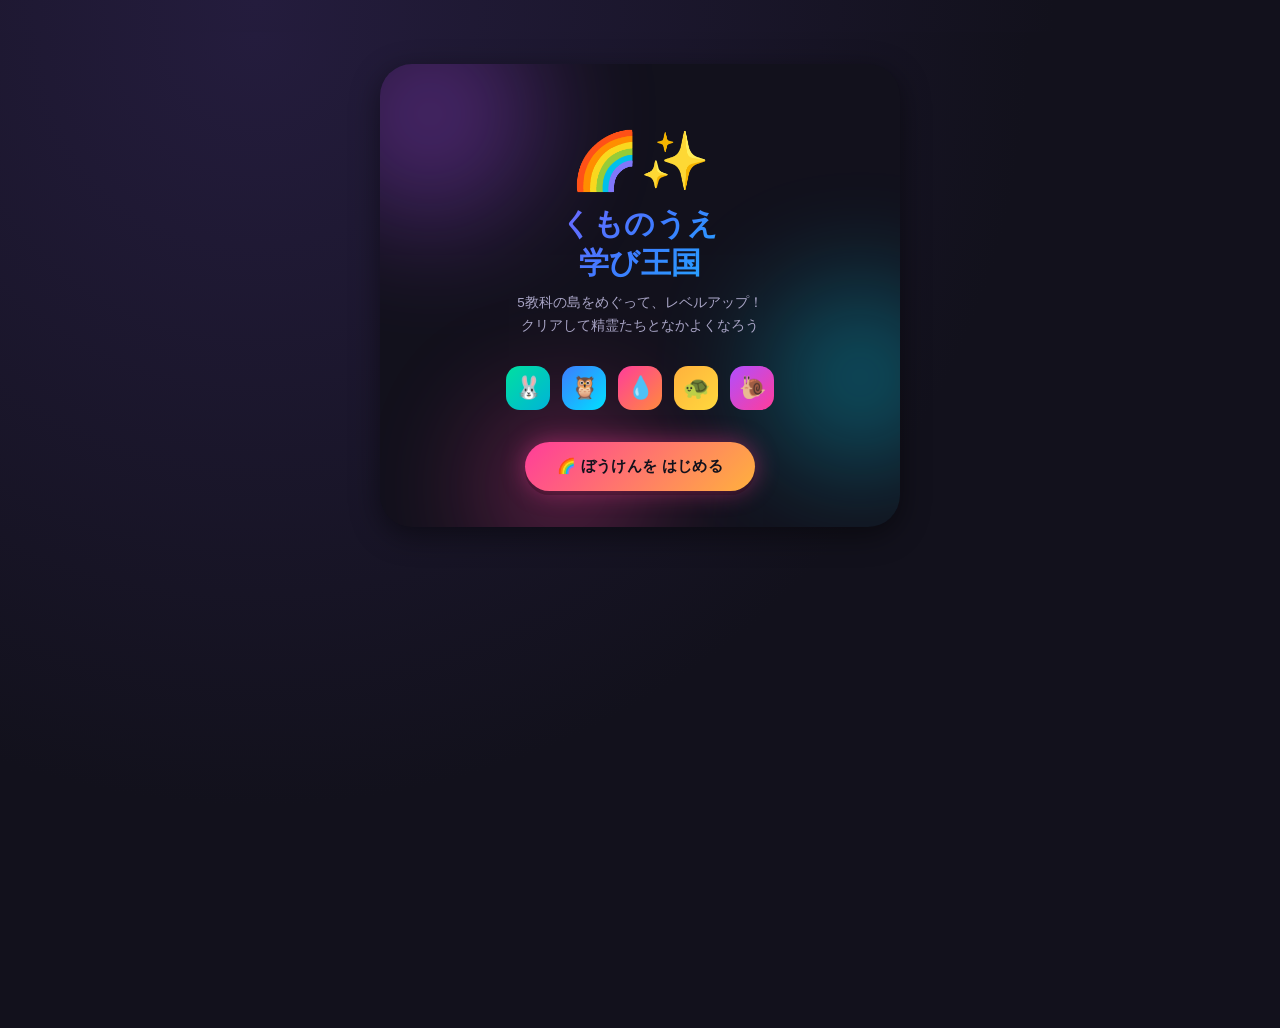
<file: index.html>
<!DOCTYPE html>
<html lang="ja">
<head>
<meta charset="UTF-8" />
<meta name="viewport" content="width=device-width, initial-scale=1.0, maximum-scale=1.0, user-scalable=no, viewport-fit=cover" />
<title>くものうえ 学び王国</title>
<meta name="description" content="中学1年の5教科をレベル制で学べる、ネオンでポップなクエストアプリ" />

<link rel="manifest" href="manifest.json" />
<meta name="theme-color" content="#12111C" />
<meta name="apple-mobile-web-app-capable" content="yes" />
<meta name="apple-mobile-web-app-status-bar-style" content="black-translucent" />
<meta name="apple-mobile-web-app-title" content="学び王国" />
<link rel="apple-touch-icon" href="icons/icon-192.png" />

<link rel="stylesheet" href="css/style.css" />
</head>
<body>
<div id="root">
  <div style="text-align:center;padding:80px 20px;color:#A8A4C5;font-family:sans-serif;">
    読み込み中…
  </div>
</div>

<script src="js/sound.js"></script>

<script src="js/data-math.js"></script>
<script src="js/data-english.js"></script>
<script src="js/data-japanese.js"></script>
<script src="js/data-social.js"></script>
<script src="js/data-science.js"></script>

<script src="js/app.js"></script>

<script>
  if ("serviceWorker" in navigator) {
    window.addEventListener("load", function () {
      navigator.serviceWorker.register("sw.js").catch(function (err) {
        console.warn("Service Workerの登録に失敗しました:", err);
      });
    });
  }
</script>
</body>
</html>
</file>
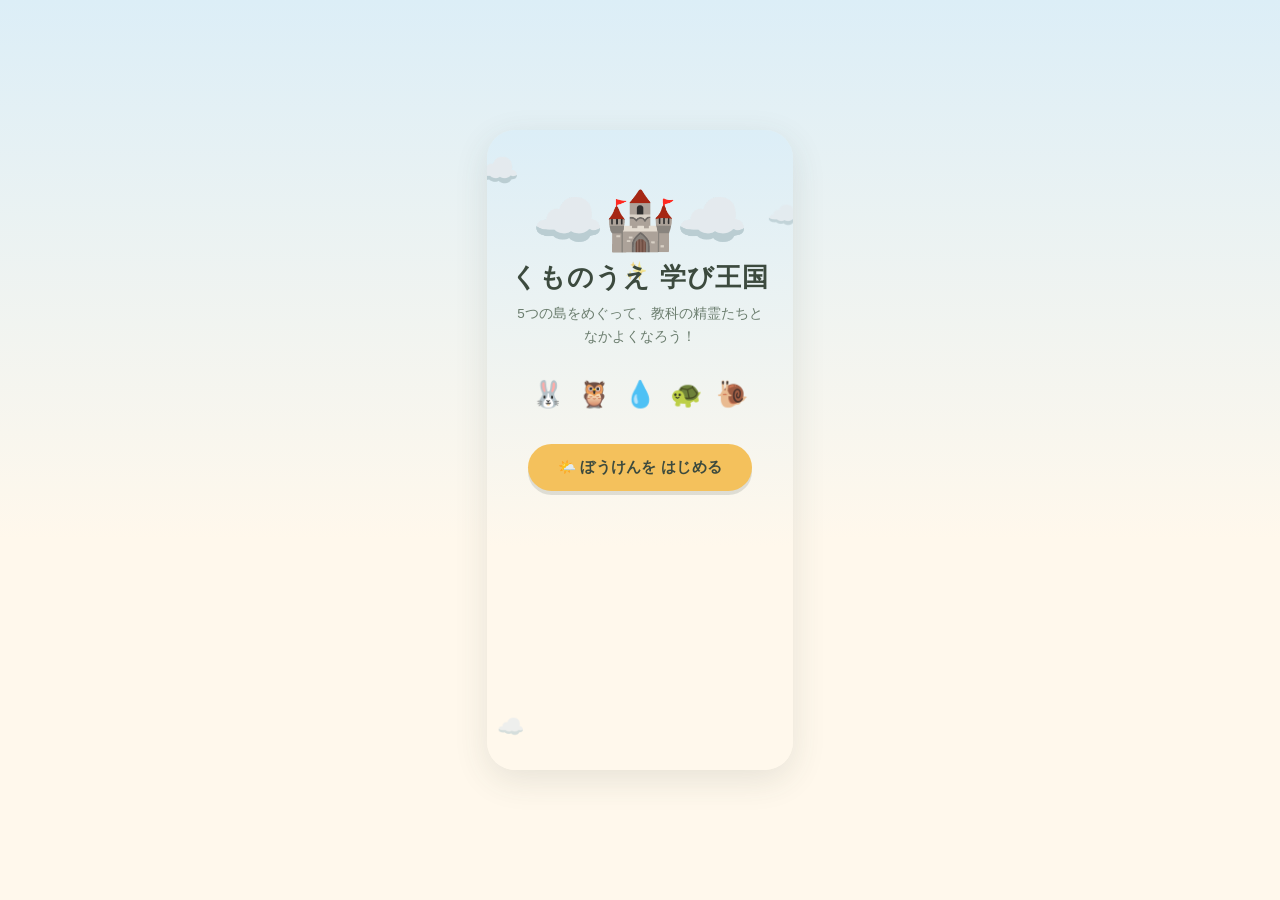
<file: kumo-no-ue-gakuou.html>
<!DOCTYPE html>
<html lang="ja">
<head>
<meta charset="UTF-8" />
<meta name="viewport" content="width=device-width, initial-scale=1.0, maximum-scale=1.0, user-scalable=no" />
<title>くものうえ 学び王国</title>
<style>
  * { box-sizing: border-box; -webkit-tap-highlight-color: transparent; }
  html, body {
    margin: 0; padding: 0;
    background: linear-gradient(180deg, #DCEEF7 0%, #FFF8EC 60%);
    min-height: 100vh;
    display: flex;
    align-items: flex-start;
    justify-content: center;
    font-family: 'Hiragino Maru Gothic ProN', 'Hiragino Sans', -apple-system, sans-serif;
  }
  #root { width: 100%; padding: 16px; }
  @media (min-width: 480px) {
    body { align-items: center; }
    #root { padding: 32px 16px; }
  }
  button { font-family: inherit; }

  .shell {
    width: 100%;
    max-width: 420px;
    margin: 0 auto;
    min-height: 640px;
    border-radius: 28px;
    position: relative;
    box-shadow: 0 10px 34px rgba(60,74,62,0.12);
    overflow: hidden;
  }
  .cloud-decor {
    position: absolute; inset: 0; overflow: hidden; pointer-events: none; z-index: 1;
  }
  .cloud-decor span { position: absolute; }
  .content { position: relative; z-index: 2; }

  .round-btn {
    border: none;
    border-radius: 999px;
    padding: 14px 30px;
    font-size: 14.5px;
    font-weight: 800;
    cursor: pointer;
    box-shadow: 0 4px 0 rgba(60,74,62,0.15);
    letter-spacing: 0.3px;
  }

  .island-card {
    position: relative;
    background: #fff;
    border-radius: 20px;
    padding: 14px 16px;
    cursor: pointer;
    text-align: left;
    display: flex;
    align-items: center;
    gap: 14px;
    box-shadow: 0 3px 10px rgba(60,74,62,0.06);
    width: 100%;
    border: 2px solid #F0EEE7;
  }
  .island-icon {
    width: 54px; height: 54px; border-radius: 16px;
    display: flex; align-items: center; justify-content: center;
    font-size: 28px; flex-shrink: 0;
  }

  .choice-btn {
    border-radius: 14px;
    padding: 13px 14px;
    font-size: 14px;
    font-weight: 700;
    text-align: left;
    transition: background 0.2s, border-color 0.2s;
    cursor: pointer;
    width: 100%;
    border: 2px solid #F0EEE7;
    background: #FAF9F5;
    color: #3C4A3E;
  }

  .genki-bar-track {
    height: 10px; background: #EDEAE2; border-radius: 10px; overflow: hidden;
  }
  .genki-bar-fill {
    height: 100%; border-radius: 10px;
    transition: width 0.5s cubic-bezier(.4,0,.2,1);
  }

  @keyframes wobbleAnim {
    0%,100% { transform: translateX(0) rotate(0); }
    25% { transform: translateX(-4px) rotate(-4deg); }
    75% { transform: translateX(4px) rotate(4deg); }
  }
  .wobble { animation: wobbleAnim 0.4s; }

  @keyframes sparkleFloat {
    0% { opacity: 0; transform: translateY(0) scale(0.5); }
    40% { opacity: 1; transform: translateY(-10px) scale(1.1); }
    100% { opacity: 0; transform: translateY(-24px) scale(0.9); }
  }
</style>
</head>
<body>
<div id="root"></div>

<script>
const QUESTIONS = {
  math: [
    { q: "-8 + 3 の答えは？", choices: ["-5", "5", "-11", "11"], a: 0 },
    { q: "3x = 21 のとき x は？", choices: ["6", "7", "8", "63"], a: 1 },
    { q: "(-4) × (-6) の答えは？", choices: ["-24", "24", "-10", "10"], a: 1 },
    { q: "1/3 + 1/6 を計算すると？", choices: ["1/2", "2/9", "1/9", "2/3"], a: 0 },
    { q: "正三角形の内角の和は？", choices: ["90°", "180°", "270°", "360°"], a: 1 },
    { q: "y = 2x のグラフの傾きは？", choices: ["1", "2", "-2", "0"], a: 1 },
    { q: "7² の値は？", choices: ["14", "49", "77", "21"], a: 1 },
    { q: "-15 ÷ 3 の答えは？", choices: ["-5", "5", "-45", "45"], a: 0 },
    { q: "2x - 5 = 9 のとき x は？", choices: ["2", "5", "7", "14"], a: 2 },
    { q: "対頂角の性質として正しいのは？", choices: ["常に等しい", "常に90°", "和が180°", "和が360°"], a: 0 },
    { q: "0.4 を分数で表すと？", choices: ["1/4", "2/5", "4/10のまま", "1/40"], a: 1 },
    { q: "円周率の近似値は？", choices: ["3.10", "3.14", "3.41", "4.13"], a: 1 },
  ],
  english: [
    { q: "「彼女は毎日勉強します」を選べ", choices: ["She study every day.", "She studies every day.", "She studying every day.", "She studyed every day."], a: 1 },
    { q: "「犬」の複数形は？", choices: ["dogs", "doges", "dogies", "dogs's"], a: 0 },
    { q: "\"I ___ a student.\" に入る語は？", choices: ["am", "is", "are", "be"], a: 0 },
    { q: "\"What time is it?\" の意味は？", choices: ["元気ですか", "何時ですか", "どこですか", "誰ですか"], a: 1 },
    { q: "「これは私の本です」を選べ", choices: ["This is my book.", "This am my book.", "This are my book.", "This is I book."], a: 0 },
    { q: "\"can\" の意味として正しいのは？", choices: ["〜すべき", "〜できる", "〜したい", "〜している"], a: 1 },
    { q: "疑問文の作り方は？ \"You like cats.\" →", choices: ["You like cats?", "Do you like cats?", "Are you like cats?", "Like you cats?"], a: 1 },
    { q: "「大きい」を表す語は？", choices: ["small", "big", "long", "short"], a: 1 },
    { q: "\"There ___ two cats.\" に入る語は？", choices: ["is", "are", "am", "be"], a: 1 },
    { q: "「〜しないでください」を表すのは？", choices: ["Please not.", "Don't ~", "Not ~", "No ~ please"], a: 1 },
    { q: "\"library\" の意味は？", choices: ["図書館", "病院", "学校", "公園"], a: 0 },
    { q: "3人称単数の動詞変化：\"go\" →", choices: ["goes", "gos", "going", "goed"], a: 0 },
  ],
  japanese: [
    { q: "「明鏡止水」の意味に近いのは？", choices: ["心が静かで澄んでいる", "とても怒っている", "忙しく動き回る", "自信満々である"], a: 0 },
    { q: "「走る」の活用の種類は？", choices: ["五段活用", "上一段活用", "下一段活用", "カ行変格活用"], a: 0 },
    { q: "「けれども」の品詞は？", choices: ["接続詞", "副詞", "助詞", "感動詞"], a: 0 },
    { q: "漢字「垂直」の読みは？", choices: ["すいちょく", "たれちょく", "すいじき", "たれじき"], a: 0 },
    { q: "「枕草子」の作者は？", choices: ["紫式部", "清少納言", "兼好法師", "松尾芭蕉"], a: 1 },
    { q: "「主語」とは何を表す言葉？", choices: ["動作や状態の主体", "動作の対象", "場所や時間", "様子を詳しくする語"], a: 0 },
    { q: "「たとえ雨が降っても行く」の「たとえ」の働きは？", choices: ["仮定を強調する", "原因を示す", "結果を示す", "並列を示す"], a: 0 },
    { q: "「一期一会」の意味は？", choices: ["一生に一度の出会いを大切にすること", "毎日同じことをすること", "一年に一度会うこと", "初対面の挨拶"], a: 0 },
    { q: "「静かだ」の品詞は？", choices: ["形容動詞", "形容詞", "動詞", "副詞"], a: 0 },
    { q: "俳句の音数は？", choices: ["5・7・5", "5・7・7", "7・7・7", "5・5・7"], a: 0 },
    { q: "「にわか雨」の意味は？", choices: ["急に降り出す雨", "長く降り続く雨", "夜だけ降る雨", "雪まじりの雨"], a: 0 },
    { q: "「花」を使った比喩で「花形」の意味は？", choices: ["人気者・中心的存在", "花を作る職人", "花の形をしたもの", "花見をすること"], a: 0 },
  ],
  social: [
    { q: "日本の首都は？", choices: ["大阪", "東京", "京都", "名古屋"], a: 1 },
    { q: "三権分立の「三権」に含まれないのは？", choices: ["立法権", "行政権", "司法権", "選挙権"], a: 3 },
    { q: "縄文時代の代表的な土器は？", choices: ["弥生土器", "縄文土器", "須恵器", "埴輪"], a: 1 },
    { q: "日本国憲法の三大原則でないものは？", choices: ["国民主権", "基本的人権の尊重", "平和主義", "天皇主権"], a: 3 },
    { q: "世界最大の大陸は？", choices: ["アフリカ大陸", "ユーラシア大陸", "北アメリカ大陸", "南極大陸"], a: 1 },
    { q: "聖徳太子が制定したのは？", choices: ["十七条の憲法", "大宝律令", "武家諸法度", "御成敗式目"], a: 0 },
    { q: "季節風（モンスーン）の説明として正しいのは？", choices: ["季節によって向きが変わる風", "一年中同じ方向に吹く風", "海だけに吹く風", "台風のこと"], a: 0 },
    { q: "鎌倉幕府を開いたのは？", choices: ["源頼朝", "足利尊氏", "徳川家康", "織田信長"], a: 0 },
    { q: "経度0度の基準線が通る都市は？", choices: ["パリ", "ロンドン", "ニューヨーク", "東京"], a: 1 },
    { q: "大化の改新が始まった年は？", choices: ["645年", "710年", "794年", "1192年"], a: 0 },
    { q: "地方自治で住民が首長を選ぶ制度は？", choices: ["間接選挙", "直接選挙", "指名制", "抽選制"], a: 1 },
    { q: "三大穀物に含まれないのは？", choices: ["米", "小麦", "とうもろこし", "大豆"], a: 3 },
  ],
  science: [
    { q: "水の化学式は？", choices: ["H2O", "CO2", "O2", "NaCl"], a: 0 },
    { q: "光合成を行う植物の部分は？", choices: ["根", "葉", "花", "茎の中心"], a: 1 },
    { q: "音は何を伝わって届く？", choices: ["振動（波）", "光", "磁力", "熱のみ"], a: 0 },
    { q: "地震の規模を表す単位は？", choices: ["震度", "マグニチュード", "デシベル", "ヘルツ"], a: 1 },
    { q: "気体が液体になる変化を何という？", choices: ["蒸発", "凝縮（液化）", "昇華", "凝固"], a: 1 },
    { q: "植物の細胞に細胞壁があるが、動物細胞には？", choices: ["ある", "ない", "時々ある", "核にだけある"], a: 1 },
    { q: "電流の単位は？", choices: ["ボルト", "アンペア", "オーム", "ワット"], a: 1 },
    { q: "酸性・アルカリ性を調べるのに使う紙は？", choices: ["ろ紙", "リトマス紙", "画用紙", "感光紙"], a: 1 },
    { q: "地層が下から上にできる順番の考え方を何という？", choices: ["整合の法則", "地層累重の法則", "堆積の逆転", "侵食の法則"], a: 1 },
    { q: "力の大きさの単位は？", choices: ["ニュートン", "パスカル", "ジュール", "ワット"], a: 0 },
    { q: "食塩水は何と何の混合物？", choices: ["水と食塩", "水と砂糖", "水と炭素", "水と鉄"], a: 0 },
    { q: "月が地球の周りを回ることを何という？", choices: ["自転", "公転", "他の呼び方はない", "回転運動のみ"], a: 1 },
  ],
};

const ISLANDS = [
  { id: "math", name: "数字の草原島", short: "数学", emoji: "🌾", accent: "#7FB685", accentDark: "#5C9463", bg: "#F1F8EE", spirit: "ナンバっち", sEmoji: "🐰" },
  { id: "english", name: "ことばの灯台島", short: "英語", emoji: "🏝️", accent: "#8FC1D4", accentDark: "#5E9BB0", bg: "#EEF6F8", spirit: "ワードゥル", sEmoji: "🦉" },
  { id: "japanese", name: "詩のしずく島", short: "国語", emoji: "🌸", accent: "#E8A0A0", accentDark: "#C97878", bg: "#FBEFEF", spirit: "コトダマン", sEmoji: "💧" },
  { id: "social", name: "歴史の遺跡島", short: "社会", emoji: "🗿", accent: "#C99A6A", accentDark: "#A87B4E", bg: "#F8F0E4", spirit: "レキシード", sEmoji: "🐢" },
  { id: "science", name: "ふしぎな実験島", short: "理科", emoji: "🧪", accent: "#B39BD8", accentDark: "#9179B8", bg: "#F3EFF9", spirit: "ジッケンヌ", sEmoji: "🐌" },
];

const MAX_GENKI = { player: 100, spirit: 80 };
const CHEER_LINES = ["やったね！", "さすが！", "その調子〜！", "ぴかぴか光った！", "すごいすごい！"];
const MISS_LINES = ["おしい！", "もういちど いっしょに考えよう", "だいじょうぶ、次いこう", "ちょっとひとやすみ"];

function shuffle(arr) {
  const a = arr.slice();
  for (let i = a.length - 1; i > 0; i--) {
    const j = Math.floor(Math.random() * (i + 1));
    const tmp = a[i]; a[i] = a[j]; a[j] = tmp;
  }
  return a;
}

const state = {
  screen: "title",
  friends: [],
  level: 1,
  exp: 0,
  playerGenki: MAX_GENKI.player,
  spiritGenki: MAX_GENKI.spirit,
  island: null,
  queue: [],
  qIndex: 0,
  choiceState: null,
  selected: null,
  log: "",
  combo: 0,
};

function expToNext() { return state.level * 30; }

function startIsland(islandId) {
  const isl = ISLANDS.filter(function (s) { return s.id === islandId; })[0];
  state.island = isl;
  state.queue = shuffle(QUESTIONS[islandId]).slice(0, 6);
  state.qIndex = 0;
  state.playerGenki = MAX_GENKI.player;
  state.spiritGenki = MAX_GENKI.spirit;
  state.combo = 0;
  state.log = isl.spirit + " が すがたを あらわした！";
  state.choiceState = null;
  state.selected = null;
  state.screen = "battle";
  render();
}

function currentQ() { return state.queue[state.qIndex]; }

function answer(idx) {
  if (state.choiceState) return;
  state.selected = idx;
  const q = currentQ();
  const correct = idx === q.a;
  if (correct) {
    const dmg = 14 + Math.floor(state.level * 1.5) + state.combo * 2;
    state.choiceState = "correct";
    state.combo += 1;
    state.spiritGenki = Math.max(0, state.spiritGenki - dmg);
    state.log = CHEER_LINES[Math.floor(Math.random() * CHEER_LINES.length)] + " " + state.island.spirit + "が びっくり！";
    render();
    triggerSparkle();
  } else {
    const dmg = 8 + Math.floor(Math.random() * 6);
    state.choiceState = "wrong";
    state.combo = 0;
    state.playerGenki = Math.max(0, state.playerGenki - dmg);
    state.log = MISS_LINES[Math.floor(Math.random() * MISS_LINES.length)] + " 正かいは「" + q.choices[q.a] + "」";
    render();
    triggerWobble();
  }

  setTimeout(function () {
    if (state.spiritGenki <= 0) {
      const gained = 20 + state.level * 4;
      let newExp = state.exp + gained;
      let newLevel = state.level;
      let leveled = false;
      while (newExp >= newLevel * 30) {
        newExp -= newLevel * 30;
        newLevel += 1;
        leveled = true;
      }
      state.exp = newExp;
      state.level = newLevel;
      if (state.friends.indexOf(state.island.id) === -1) state.friends.push(state.island.id);
      state.screen = "clear";
      render();
      if (leveled) showLevelUpOverlay();
      return;
    }
    if (state.playerGenki <= 0) {
      state.screen = "rest";
      render();
      return;
    }
    if (state.qIndex + 1 >= state.queue.length) {
      state.queue = state.queue.concat(shuffle(QUESTIONS[state.island.id]));
    }
    state.qIndex += 1;
    state.choiceState = null;
    state.selected = null;
    render();
  }, 1200);
}

function triggerWobble() {
  const el = document.querySelector(".spirit-figure");
  if (el) {
    el.classList.remove("wobble");
    void el.offsetWidth;
    el.classList.add("wobble");
  }
}

function triggerSparkle() {
  const layer = document.querySelector(".sparkle-layer");
  if (!layer) return;
  layer.innerHTML = "";
  const positions = ["10%", "30%", "60%", "80%", "45%"];
  positions.forEach(function (left, i) {
    const s = document.createElement("div");
    s.textContent = "✨";
    s.style.position = "absolute";
    s.style.left = left;
    s.style.top = (20 + (i % 3) * 20) + "%";
    s.style.fontSize = "16px";
    s.style.animation = "sparkleFloat 0.6s ease-out " + (i * 0.05) + "s";
    s.style.opacity = "0";
    layer.appendChild(s);
  });
  setTimeout(function () { layer.innerHTML = ""; }, 700);
}

function showLevelUpOverlay() {
  const shell = document.querySelector(".shell");
  if (!shell) return;
  const overlay = document.createElement("div");
  overlay.style.cssText = "position:absolute;inset:0;background:rgba(60,74,62,0.45);display:flex;align-items:center;justify-content:center;border-radius:28px;z-index:10;";
  overlay.innerHTML = '<div style="background:#fff;border-radius:22px;padding:26px 32px;text-align:center;">' +
    '<div style="font-size:40px;">🌟</div>' +
    '<div style="font-weight:900;font-size:17px;color:#3C4A3E;">レベルアップ！</div>' +
    '<div style="font-size:12.5px;color:#9AA69B;">Lv.' + state.level + ' になった</div>' +
    '</div>';
  shell.appendChild(overlay);
  setTimeout(function () { overlay.remove(); }, 1800);
}

function resetGame() {
  state.screen = "title";
  state.friends = [];
  state.level = 1;
  state.exp = 0;
  render();
}

function goMap() {
  state.screen = "map";
  render();
}

function cloudDecorHTML(faint) {
  const op = faint ? 0.5 : 1;
  return '<div class="cloud-decor">' +
    '<span style="top:20px;left:-10px;font-size:34px;opacity:' + op + ';">☁️</span>' +
    '<span style="top:70px;right:-6px;font-size:26px;opacity:' + (op * 0.8) + ';">☁️</span>' +
    '<span style="bottom:30px;left:10px;font-size:22px;opacity:' + (op * 0.6) + ';">☁️</span>' +
    '<span style="top:130px;left:45%;font-size:18px;opacity:' + (op * 0.5) + ';">✨</span>' +
    '</div>';
}

function genkiBarHTML(value, max, color) {
  const pct = Math.max(0, (value / max) * 100);
  return '<div style="width:100%;max-width:120px;">' +
    '<div class="genki-bar-track"><div class="genki-bar-fill" style="width:' + pct + '%;background:' + color + ';"></div></div>' +
    '</div>';
}

function renderTitle() {
  const root = document.getElementById("root");
  root.innerHTML =
    '<div class="shell" style="background:linear-gradient(180deg, #DCEEF7 0%, #FFF8EC 65%);">' +
      cloudDecorHTML(false) +
      '<div class="content" style="text-align:center;padding:56px 24px 40px;">' +
        '<div style="font-size:58px;margin-bottom:6px;">☁️🏰☁️</div>' +
        '<h1 style="font-family:\'Hiragino Maru Gothic ProN\',sans-serif;font-size:26px;color:#3C4A3E;margin:4px 0 8px;font-weight:900;letter-spacing:1px;">くものうえ 学び王国</h1>' +
        '<p style="color:#6b7d6e;font-size:13.5px;margin:0 0 30px;line-height:1.7;">5つの島をめぐって、教科の精霊たちと<br/>なかよくなろう！</p>' +
        '<div style="display:flex;justify-content:center;gap:14px;margin-bottom:34px;">' +
          ISLANDS.map(function (s) { return '<div style="font-size:26px;">' + s.sEmoji + '</div>'; }).join("") +
        '</div>' +
        '<button class="round-btn" style="background:#F4C15C;color:#3C4A3E;" onclick="goMap()">🌤️ ぼうけんを はじめる</button>' +
      '</div>' +
    '</div>';
}

function renderMap() {
  const root = document.getElementById("root");
  const allDone = state.friends.length === ISLANDS.length;
  root.innerHTML =
    '<div class="shell" style="background:linear-gradient(180deg, #DCEEF7 0%, #FFF8EC 70%);">' +
      cloudDecorHTML(true) +
      '<div class="content" style="padding:20px 16px 28px;">' +
        '<div style="background:#fff;border-radius:18px;padding:12px 16px;display:flex;align-items:center;justify-content:space-between;box-shadow:0 3px 10px rgba(60,74,62,0.06);">' +
          '<div style="display:flex;align-items:center;gap:10px;">' +
            '<div style="font-size:24px;">🧑‍🌾</div>' +
            '<div>' +
              '<div style="font-size:12.5px;font-weight:800;color:#3C4A3E;">勇者 Lv.' + state.level + '</div>' +
              '<div style="font-size:10.5px;color:#9AA69B;">EXP ' + state.exp + '/' + expToNext() + ' ・ なかま ' + state.friends.length + '/5</div>' +
            '</div>' +
          '</div>' +
          '<div style="width:84px;"><div style="height:8px;background:#EDEAE2;border-radius:8px;overflow:hidden;"><div style="height:100%;width:' + ((state.exp / expToNext()) * 100) + '%;background:#F4C15C;border-radius:8px;transition:width 0.5s;"></div></div></div>' +
        '</div>' +
        '<h2 style="text-align:center;font-size:17px;color:#3C4A3E;margin:20px 0 16px;font-weight:800;">島を えらんでね</h2>' +
        '<div style="display:flex;flex-direction:column;gap:12px;">' +
          ISLANDS.map(function (s) {
            const done = state.friends.indexOf(s.id) !== -1;
            return '<button class="island-card" style="border-color:' + (done ? s.accent : "#F0EEE7") + ';" onclick="startIsland(\'' + s.id + '\')">' +
              '<div class="island-icon" style="background:' + s.bg + ';">' + s.emoji + '</div>' +
              '<div style="flex:1;min-width:0;">' +
                '<div style="font-size:14.5px;font-weight:800;color:#3C4A3E;">' + s.name + '</div>' +
                '<div style="font-size:12px;color:#9AA69B;margin-top:1px;">' + s.sEmoji + ' ' + s.spirit + '・' + s.short + '</div>' +
              '</div>' +
              (done ? '<div style="font-size:20px;">💛</div>' : '<div style="font-size:18px;color:#C9CFC5;">→</div>') +
            '</button>';
          }).join("") +
        '</div>' +
        (allDone ? '<div style="margin-top:22px;text-align:center;"><button class="round-btn" style="background:#F4C15C;color:#3C4A3E;" onclick="state.screen=\'allclear\';render();">🏆 王国のひろばへ</button></div>' : "") +
      '</div>' +
    '</div>';
}

function renderBattle() {
  const root = document.getElementById("root");
  const island = state.island;
  const q = currentQ();
  if (!q) return;

  const choicesHTML = q.choices.map(function (c, i) {
    let bg = "#FAF9F5", border = "#F0EEE7", color = "#3C4A3E";
    if (state.choiceState) {
      if (i === q.a) { bg = "#EAF4EA"; border = "#7FB685"; }
      else if (i === state.selected) { bg = "#FAECEA"; border = "#E0A79A"; }
    }
    const disabled = state.choiceState ? "disabled" : "";
    return '<button class="choice-btn" style="background:' + bg + ';border-color:' + border + ';color:' + color + ';" ' + disabled + ' onclick="answer(' + i + ')">' + c + '</button>';
  }).join("");

  root.innerHTML =
    '<div class="shell" style="background:linear-gradient(180deg, ' + island.bg + ' 0%, #FFFDF9 60%);">' +
      cloudDecorHTML(true) +
      '<div class="content" style="padding:16px 16px 22px;">' +
        '<div style="display:flex;justify-content:space-between;align-items:center;margin-bottom:12px;">' +
          '<span style="font-size:12.5px;font-weight:800;color:' + island.accentDark + ';">' + island.emoji + ' ' + island.name + '</span>' +
          '<span style="font-size:11.5px;font-weight:700;color:#9AA69B;background:#fff;padding:3px 10px;border-radius:20px;">Lv.' + state.level + '</span>' +
        '</div>' +
        '<div style="background:#fff;border-radius:22px;padding:20px 16px 16px;box-shadow:0 4px 14px rgba(60,74,62,0.08);position:relative;overflow:hidden;">' +
          '<div class="sparkle-layer" style="position:absolute;inset:0;pointer-events:none;z-index:3;"></div>' +
          '<div style="display:flex;justify-content:space-around;align-items:flex-end;margin-bottom:14px;gap:10px;">' +
            '<div style="text-align:center;">' +
              '<div style="font-size:42px;">🧑‍🌾</div>' +
              '<div style="font-size:11px;font-weight:700;color:#6b7d6e;margin:2px 0 5px;">勇者</div>' +
              genkiBarHTML(state.playerGenki, MAX_GENKI.player, "#7FB685") +
              '<div style="font-size:10px;color:#9AA69B;margin-top:2px;">げんき ' + Math.max(0, state.playerGenki) + '</div>' +
            '</div>' +
            '<div style="font-size:18px;color:#DCD6C8;">💫</div>' +
            '<div class="spirit-figure" style="text-align:center;">' +
              '<div style="font-size:42px;">' + island.sEmoji + '</div>' +
              '<div style="font-size:11px;font-weight:700;color:#6b7d6e;margin:2px 0 5px;">' + island.spirit + '</div>' +
              genkiBarHTML(state.spiritGenki, MAX_GENKI.spirit, island.accent) +
              '<div style="font-size:10px;color:#9AA69B;margin-top:2px;">げんき ' + Math.max(0, state.spiritGenki) + '</div>' +
            '</div>' +
          '</div>' +
          '<div style="background:' + island.bg + ';color:#3C4A3E;border-radius:14px;padding:9px 14px;font-size:12.5px;min-height:36px;display:flex;align-items:center;font-weight:700;">' + state.log + '</div>' +
        '</div>' +
        '<div style="margin-top:14px;background:#fff;border-radius:20px;padding:16px 16px 14px;box-shadow:0 4px 14px rgba(60,74,62,0.08);">' +
          (state.combo > 1 ? '<div style="font-size:11.5px;font-weight:800;color:#F4C15C;margin-bottom:6px;">✨ ' + state.combo + 'れん続 正かい中！</div>' : "") +
          '<div style="font-size:15px;font-weight:800;color:#3C4A3E;margin-bottom:14px;line-height:1.55;">' + q.q + '</div>' +
          '<div style="display:flex;flex-direction:column;gap:8px;">' + choicesHTML + '</div>' +
        '</div>' +
      '</div>' +
    '</div>';
}

function renderClear() {
  const root = document.getElementById("root");
  const island = state.island;
  root.innerHTML =
    '<div class="shell" style="background:linear-gradient(180deg, ' + island.bg + ' 0%, #FFFDF9 60%);">' +
      cloudDecorHTML(true) +
      '<div class="content" style="text-align:center;padding:54px 24px;">' +
        '<div style="font-size:54px;">' + island.sEmoji + '💛</div>' +
        '<h2 style="color:#3C4A3E;font-size:19px;margin:10px 0 4px;font-weight:900;">' + island.spirit + ' と なかよくなった！</h2>' +
        '<p style="color:#9AA69B;font-size:12.5px;margin-bottom:24px;">' + island.name + '・クリア</p>' +
        '<div style="background:#fff;border-radius:18px;padding:14px 22px;display:inline-block;margin-bottom:28px;box-shadow:0 4px 14px rgba(60,74,62,0.06);">' +
          '<div style="font-size:12.5px;color:#6b7d6e;font-weight:700;">Lv.' + state.level + ' ・ EXP ' + state.exp + '/' + expToNext() + '</div>' +
        '</div>' +
        '<div><button class="round-btn" style="background:' + island.accent + ';color:#fff;" onclick="goMap()">☁️ 島マップへ もどる</button></div>' +
      '</div>' +
    '</div>';
}

function renderRest() {
  const root = document.getElementById("root");
  root.innerHTML =
    '<div class="shell" style="background:linear-gradient(180deg, #EFEAF6 0%, #FFF8EC 70%);">' +
      cloudDecorHTML(true) +
      '<div class="content" style="text-align:center;padding:54px 24px;">' +
        '<div style="font-size:54px;">💤🛏️</div>' +
        '<h2 style="color:#3C4A3E;font-size:19px;margin:10px 0 4px;font-weight:900;">ちょっと ひとやすみ</h2>' +
        '<p style="color:#9AA69B;font-size:12.5px;margin-bottom:24px;line-height:1.7;">げんきが なくなっちゃった…<br/>また ちょうせんしてみよう！</p>' +
        '<button class="round-btn" style="background:#F4C15C;color:#3C4A3E;" onclick="goMap()">☁️ 島マップへ もどる</button>' +
      '</div>' +
    '</div>';
}

function renderAllClear() {
  const root = document.getElementById("root");
  root.innerHTML =
    '<div class="shell" style="background:linear-gradient(180deg, #FFF3D6 0%, #FFF8EC 65%);">' +
      cloudDecorHTML(false) +
      '<div class="content" style="text-align:center;padding:54px 24px;">' +
        '<div style="font-size:60px;">🏆</div>' +
        '<h2 style="color:#3C4A3E;font-size:21px;margin:10px 0 4px;font-weight:900;">王国の なかまが そろった！</h2>' +
        '<p style="color:#6b7d6e;font-size:13px;margin-bottom:22px;line-height:1.7;">5つの島の精霊 みんなと なかよくなった！<br/>Lv.' + state.level + ' の勇者になったよ。</p>' +
        '<div style="font-size:28px;margin-bottom:26px;">' + ISLANDS.map(function (s) { return '<span style="margin:0 5px;">' + s.sEmoji + '</span>'; }).join("") + '</div>' +
        '<button class="round-btn" style="background:#F4C15C;color:#3C4A3E;" onclick="resetGame()">🔁 さいしょから あそぶ</button>' +
      '</div>' +
    '</div>';
}

function render() {
  if (state.screen === "title") renderTitle();
  else if (state.screen === "map") renderMap();
  else if (state.screen === "battle") renderBattle();
  else if (state.screen === "clear") renderClear();
  else if (state.screen === "rest") renderRest();
  else if (state.screen === "allclear") renderAllClear();
}

render();
</script>
</body>
</html>
</file>
<file: css/style.css>
/* =========================================================
   くものうえ 学び王国 - style.css (v2: ネオン・グラデーション版)
   10〜20代向け、SNSアプリ風の濃いグラデーションパレット
   ダーク基調 + ネオンアクセント + レスポンシブ対応
   ========================================================= */

:root {
  /* ベース（ダーク基調） */
  --bg-deep: #12111C;
  --bg-panel: #1C1B2B;
  --bg-panel-2: #24233A;
  --bg-card: #2A2942;

  /* テキスト */
  --text-main: #F5F3FF;
  --text-sub: #A8A4C5;
  --text-faint: #6E6A8C;

  /* ネオンアクセント */
  --neon-purple: #B14EFF;
  --neon-pink:   #FF3D9A;
  --neon-blue:   #3D7CFF;
  --neon-cyan:   #00E0FF;
  --neon-lime:   #B4FF3D;
  --neon-orange: #FF8A3D;
  --neon-yellow: #FFD93D;

  /* 正解・不正解 */
  --correct-a: #00F5A0;
  --correct-b: #00D9F5;
  --wrong-a:   #FF3D71;
  --wrong-b:   #FF6B6B;

  /* 教科グラデーション */
  --grad-math:     linear-gradient(135deg, #00E0A0 0%, #00B4D8 100%);
  --grad-english:  linear-gradient(135deg, #3D7CFF 0%, #00E0FF 100%);
  --grad-japanese: linear-gradient(135deg, #FF3D9A 0%, #FF8A3D 100%);
  --grad-social:   linear-gradient(135deg, #FFB13D 0%, #FFD93D 100%);
  --grad-science:  linear-gradient(135deg, #B14EFF 0%, #FF3D9A 100%);

  --grad-hero: linear-gradient(135deg, #B14EFF 0%, #3D7CFF 50%, #00E0FF 100%);
  --grad-cta:  linear-gradient(135deg, #FF3D9A 0%, #FFB13D 100%);

  --shadow-card: 0 8px 30px rgba(0,0,0,0.45);
  --shadow-glow-purple: 0 0 24px rgba(177,78,255,0.45);
  --shadow-glow-pink: 0 0 24px rgba(255,61,154,0.45);
  --shadow-btn: 0 4px 0 rgba(0,0,0,0.35);

  --radius-lg: 24px;
  --radius-md: 16px;
  --radius-sm: 12px;

  --font-display: 'Hiragino Maru Gothic ProN', 'Rounded Mplus 1c', 'Hiragino Sans', sans-serif;
}

* { box-sizing: border-box; -webkit-tap-highlight-color: transparent; }

html, body {
  margin: 0; padding: 0;
  background: radial-gradient(circle at 20% 0%, #241C3D 0%, var(--bg-deep) 55%);
  min-height: 100vh;
  font-family: var(--font-display);
  color: var(--text-main);
}

body {
  display: flex;
  justify-content: center;
  align-items: flex-start;
}

#root {
  width: 100%;
  min-height: 100vh;
}

button { font-family: inherit; }

/* ---------- レイアウトシェル：レスポンシブ対応 ---------- */
.shell {
  width: 100%;
  max-width: 480px;
  margin: 0 auto;
  min-height: 100vh;
  position: relative;
  background: transparent;
}

/* タブレット以上：カード風に浮かせる */
@media (min-width: 640px) {
  html, body { padding: 32px 0; }
  .shell {
    min-height: auto;
    border-radius: 32px;
    box-shadow: var(--shadow-card);
    background: var(--bg-deep);
    overflow: hidden;
  }
}

/* デスクトップ：中央にゆったり配置 */
@media (min-width: 1024px) {
  .shell { max-width: 520px; }
}

.content { position: relative; z-index: 2; padding: 20px 18px 32px; }

.scrollable { max-height: 100vh; overflow-y: auto; -webkit-overflow-scrolling: touch; }

/* ---------- 背景の装飾グロー ---------- */
.glow-decor { position: absolute; inset: 0; overflow: hidden; pointer-events: none; z-index: 1; }
.glow-blob {
  position: absolute; border-radius: 50%; filter: blur(60px); opacity: 0.35;
}

/* ---------- タイトル・見出し ---------- */
.app-title {
  font-weight: 900;
  letter-spacing: 0.5px;
  background: var(--grad-hero);
  -webkit-background-clip: text;
  background-clip: text;
  color: transparent;
  line-height: 1.3;
}

.section-title {
  font-weight: 800;
  font-size: 17px;
  color: var(--text-main);
}

/* ---------- ボタン ---------- */
.round-btn {
  border: none; border-radius: 999px; padding: 15px 32px;
  font-size: 15px; font-weight: 800; cursor: pointer;
  letter-spacing: 0.3px; color: #12111C;
  background: var(--grad-cta);
  box-shadow: var(--shadow-glow-pink), var(--shadow-btn);
  transition: transform 0.12s ease;
}
.round-btn:active { transform: translateY(2px) scale(0.99); }
.round-btn:disabled { opacity: 0.35; cursor: default; box-shadow: none; }

.round-btn.secondary {
  background: var(--bg-card);
  color: var(--text-main);
  box-shadow: 0 4px 0 rgba(0,0,0,0.3);
  border: 1.5px solid rgba(255,255,255,0.08);
}

.small-btn {
  border: none; border-radius: 999px; padding: 9px 18px;
  font-size: 12.5px; font-weight: 800; cursor: pointer;
  background: var(--bg-card); color: var(--text-main);
  border: 1.5px solid rgba(255,255,255,0.10);
}
.small-btn:active { transform: translateY(1px); }

/* ---------- カード ---------- */
.card {
  background: var(--bg-panel);
  border-radius: var(--radius-lg);
  box-shadow: var(--shadow-card);
  border: 1px solid rgba(255,255,255,0.06);
}

.card-glow {
  box-shadow: var(--shadow-card), var(--shadow-glow-purple);
}

/* ---------- 選択肢ボタン ---------- */
.choice-btn {
  border-radius: var(--radius-md);
  padding: 16px 16px;
  font-size: 15px;
  font-weight: 700;
  text-align: left;
  transition: background 0.15s, border-color 0.15s, transform 0.1s, box-shadow 0.15s;
  cursor: pointer;
  width: 100%;
  border: 2px solid rgba(255,255,255,0.08);
  background: var(--bg-card);
  color: var(--text-main);
}
.choice-btn:active:not(:disabled) { transform: scale(0.98); }

.choice-btn.correct {
  background: linear-gradient(135deg, rgba(0,245,160,0.20), rgba(0,217,245,0.20));
  border-color: var(--correct-a);
  box-shadow: 0 0 0 1px var(--correct-a), 0 0 20px rgba(0,245,160,0.35);
  color: var(--correct-a);
}

.choice-btn.wrong {
  background: linear-gradient(135deg, rgba(255,61,113,0.20), rgba(255,107,107,0.20));
  border-color: var(--wrong-a);
  box-shadow: 0 0 0 1px var(--wrong-a), 0 0 20px rgba(255,61,113,0.35);
  color: var(--wrong-a);
  animation: shakeWrong 0.4s;
}

@keyframes shakeWrong {
  0%,100% { transform: translateX(0); }
  25% { transform: translateX(-6px); }
  75% { transform: translateX(6px); }
}

/* ---------- ゲージ ---------- */
.genki-bar-track { height: 10px; background: rgba(255,255,255,0.08); border-radius: 10px; overflow: hidden; }
.genki-bar-fill { height: 100%; border-radius: 10px; transition: width 0.5s cubic-bezier(.4,0,.2,1); }

/* ---------- アニメーション ---------- */
@keyframes wobbleAnim {
  0%,100% { transform: translateX(0) rotate(0); }
  25% { transform: translateX(-4px) rotate(-4deg); }
  75% { transform: translateX(4px) rotate(4deg); }
}
.wobble { animation: wobbleAnim 0.4s; }

@keyframes sparkleFloat {
  0% { opacity: 0; transform: translateY(0) scale(0.5); }
  40% { opacity: 1; transform: translateY(-14px) scale(1.2); }
  100% { opacity: 0; transform: translateY(-30px) scale(0.9); }
}

@keyframes popIn {
  0% { transform: scale(0.85); opacity: 0; }
  100% { transform: scale(1); opacity: 1; }
}
.pop-in { animation: popIn 0.3s ease-out; }

@keyframes pulseGlow {
  0%, 100% { box-shadow: 0 0 20px rgba(0,245,160,0.4); }
  50% { box-shadow: 0 0 34px rgba(0,245,160,0.7); }
}
.pulse-correct { animation: pulseGlow 0.6s ease-in-out; }

/* ---------- タブ ---------- */
.tab-btn {
  flex: 1; text-align: center; padding: 11px 4px; font-size: 12.5px; font-weight: 800;
  border: none; background: transparent; cursor: pointer; border-bottom: 3px solid transparent;
  color: var(--text-sub);
}
.tab-btn.active { color: var(--text-main); border-bottom-color: var(--neon-cyan); }

/* ---------- 振り返りカード ---------- */
.review-item {
  background: var(--bg-card); border-radius: var(--radius-md); padding: 14px 16px; margin-bottom: 10px;
  border: 1.5px solid rgba(255,255,255,0.06);
}

/* ---------- 教科カード ---------- */
.island-card {
  position: relative;
  border-radius: var(--radius-lg);
  padding: 16px 18px;
  cursor: pointer;
  text-align: left;
  display: flex;
  align-items: center;
  gap: 16px;
  box-shadow: var(--shadow-card);
  width: 100%;
  border: 1px solid rgba(255,255,255,0.08);
  background: var(--bg-panel);
  transition: transform 0.12s;
}
.island-card:active { transform: scale(0.99); }

.island-icon {
  width: 58px; height: 58px; border-radius: 18px;
  display: flex; align-items: center; justify-content: center;
  font-size: 30px; flex-shrink: 0;
}

/* ---------- 進行中バッジ ---------- */
.resume-badge {
  display: inline-flex; align-items: center; gap: 6px;
  background: linear-gradient(135deg, rgba(177,78,255,0.25), rgba(255,61,154,0.25));
  border: 1px solid rgba(255,255,255,0.15);
  border-radius: 999px;
  padding: 5px 12px;
  font-size: 11px;
  font-weight: 800;
  color: var(--text-main);
}

/* ---------- レスポンシブ細部 ---------- */
@media (min-width: 640px) {
  .content { padding: 28px 26px 36px; }
}
</file>
